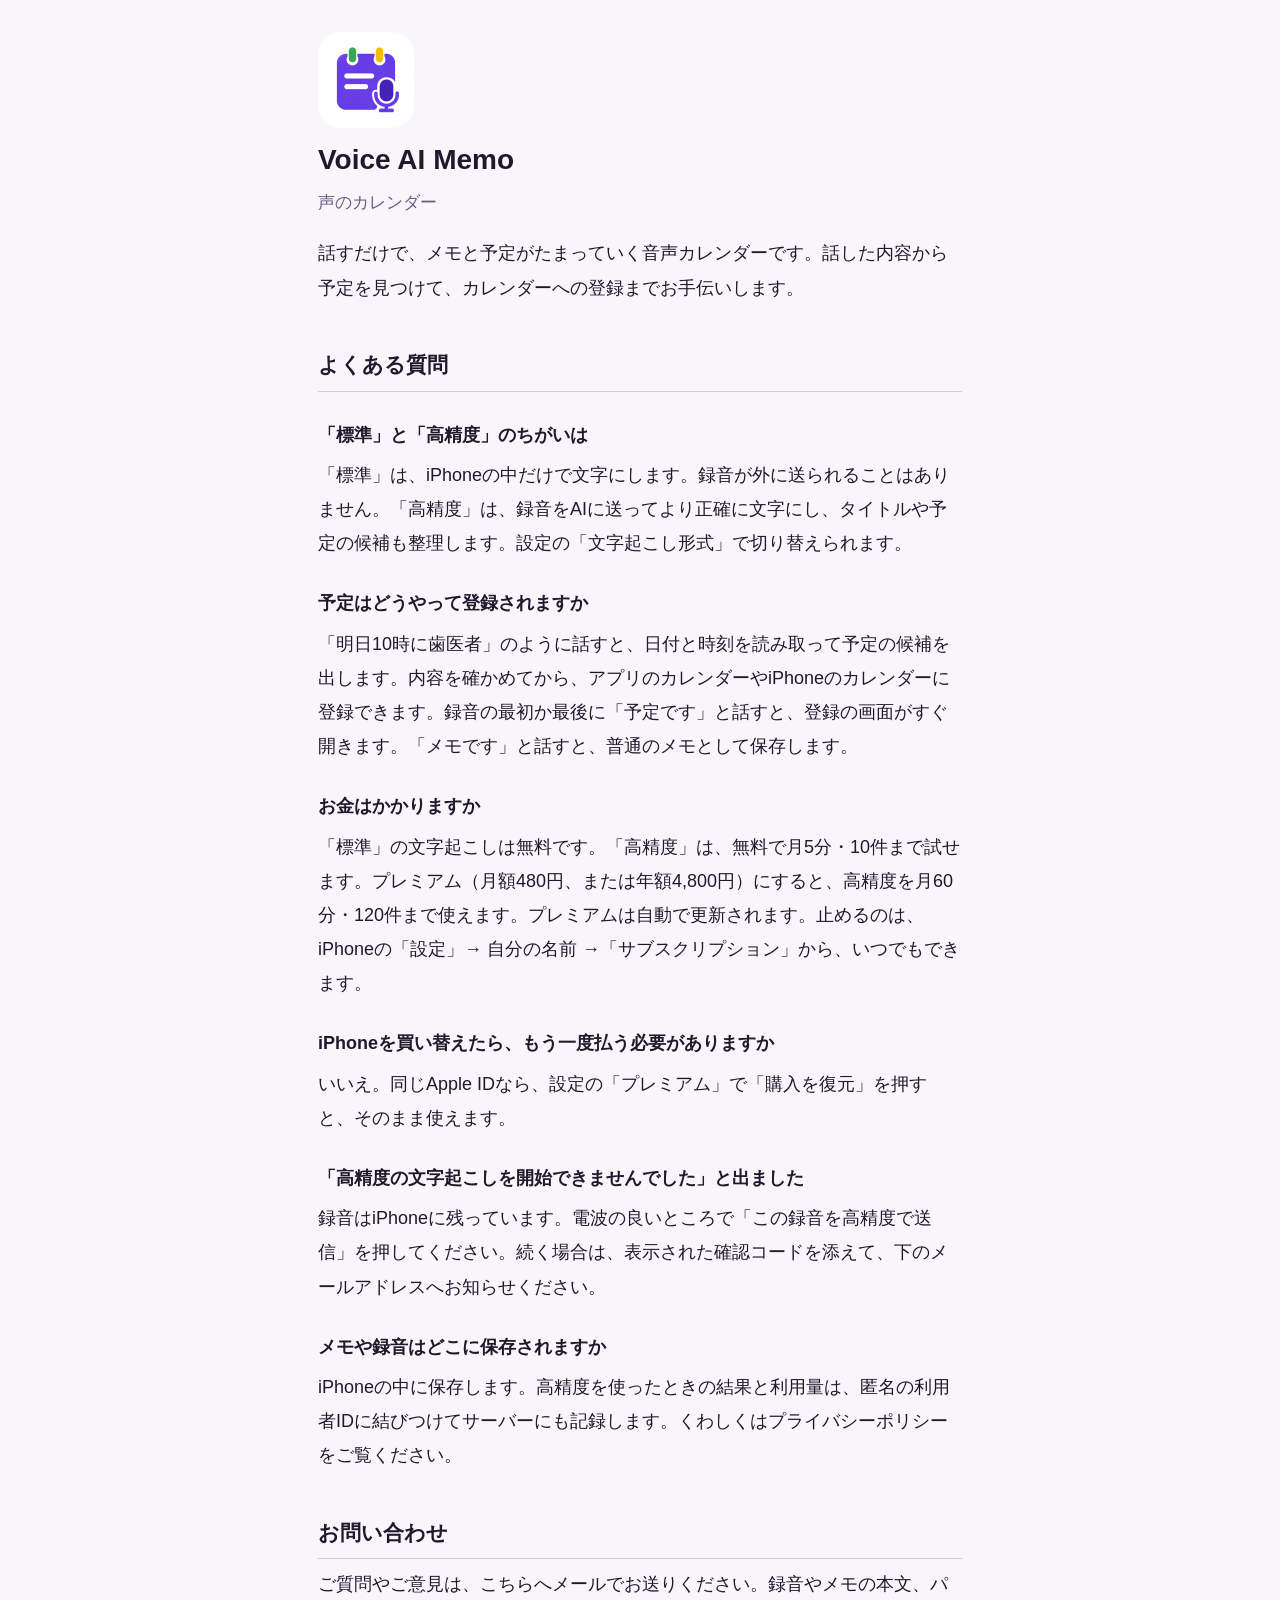
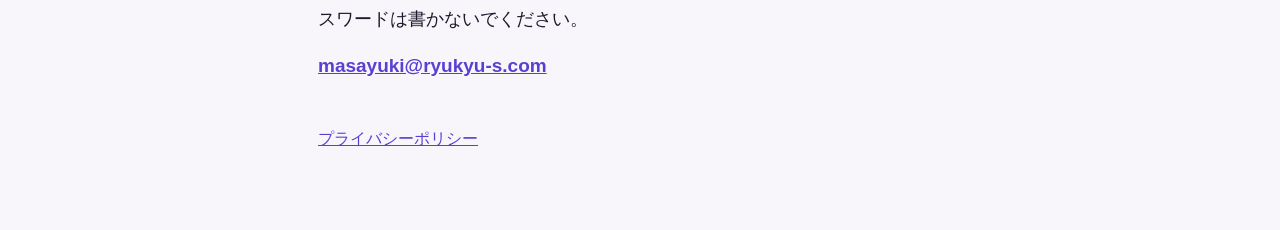
<file: index.html>
<!doctype html>
<html lang="ja">
<head>
<meta charset="utf-8">
<meta name="viewport" content="width=device-width, initial-scale=1">
<title>Voice AI Memo｜サポート</title>
<link rel="stylesheet" href="style.css">
</head>
<body>
<main>
<img class="icon" src="icon.png" alt="" width="96" height="96">
<h1>Voice AI Memo<br><small>声のカレンダー</small></h1>
<p>話すだけで、メモと予定がたまっていく音声カレンダーです。話した内容から予定を見つけて、カレンダーへの登録までお手伝いします。</p>

<h2>よくある質問</h2>

<h3>「標準」と「高精度」のちがいは</h3>
<p>「標準」は、iPhoneの中だけで文字にします。録音が外に送られることはありません。「高精度」は、録音をAIに送ってより正確に文字にし、タイトルや予定の候補も整理します。設定の「文字起こし形式」で切り替えられます。</p>

<h3>予定はどうやって登録されますか</h3>
<p>「明日10時に歯医者」のように話すと、日付と時刻を読み取って予定の候補を出します。内容を確かめてから、アプリのカレンダーやiPhoneのカレンダーに登録できます。録音の最初か最後に「予定です」と話すと、登録の画面がすぐ開きます。「メモです」と話すと、普通のメモとして保存します。</p>

<h3>お金はかかりますか</h3>
<p>「標準」の文字起こしは無料です。「高精度」は、無料で月5分・10件まで試せます。プレミアム（月額480円、または年額4,800円）にすると、高精度を月60分・120件まで使えます。プレミアムは自動で更新されます。止めるのは、iPhoneの「設定」→ 自分の名前 →「サブスクリプション」から、いつでもできます。</p>

<h3>iPhoneを買い替えたら、もう一度払う必要がありますか</h3>
<p>いいえ。同じApple IDなら、設定の「プレミアム」で「購入を復元」を押すと、そのまま使えます。</p>

<h3>「高精度の文字起こしを開始できませんでした」と出ました</h3>
<p>録音はiPhoneに残っています。電波の良いところで「この録音を高精度で送信」を押してください。続く場合は、表示された確認コードを添えて、下のメールアドレスへお知らせください。</p>

<h3>メモや録音はどこに保存されますか</h3>
<p>iPhoneの中に保存します。高精度を使ったときの結果と利用量は、匿名の利用者IDに結びつけてサーバーにも記録します。くわしくはプライバシーポリシーをご覧ください。</p>

<h2>お問い合わせ</h2>
<p>ご質問やご意見は、こちらへメールでお送りください。録音やメモの本文、パスワードは書かないでください。</p>
<p class="mail"><a href="mailto:masayuki@ryukyu-s.com">masayuki@ryukyu-s.com</a></p>

<p class="links"><a href="privacy.html">プライバシーポリシー</a></p>
</main>
</body>
</html>
</file>
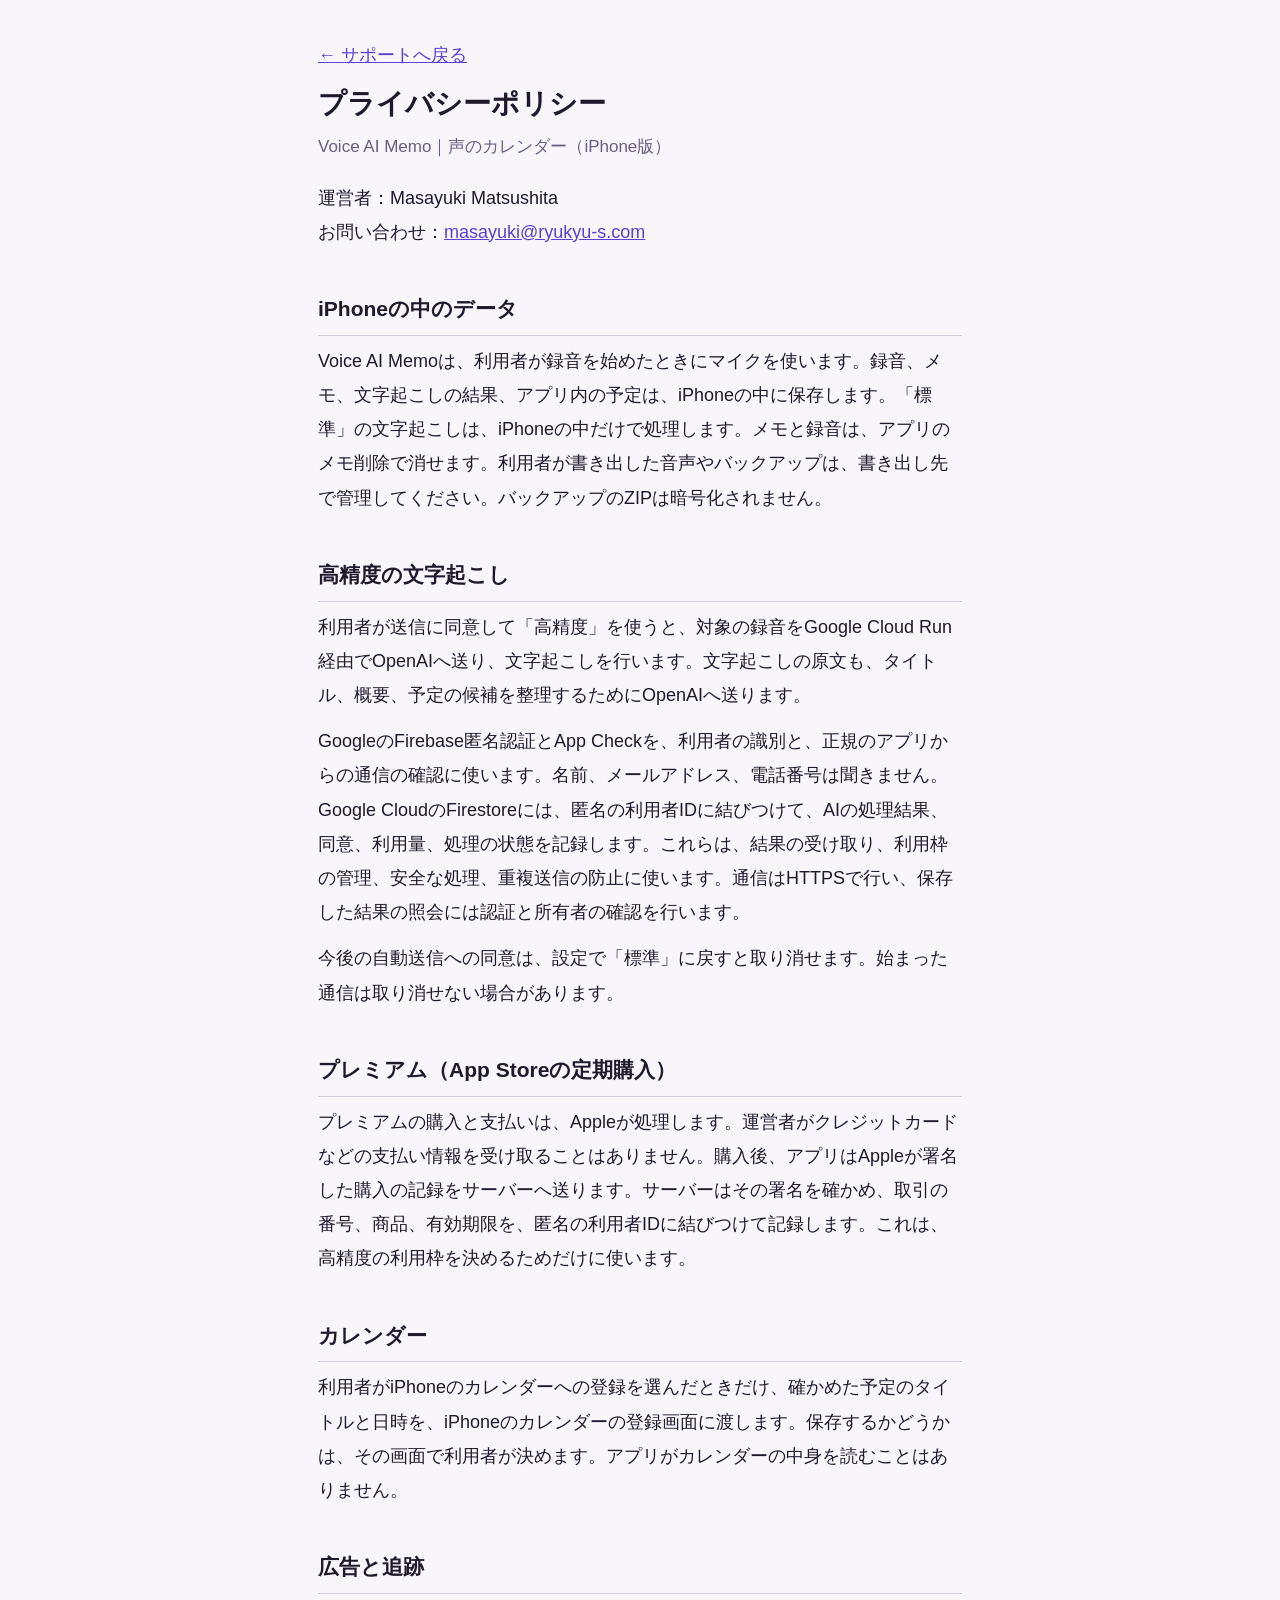
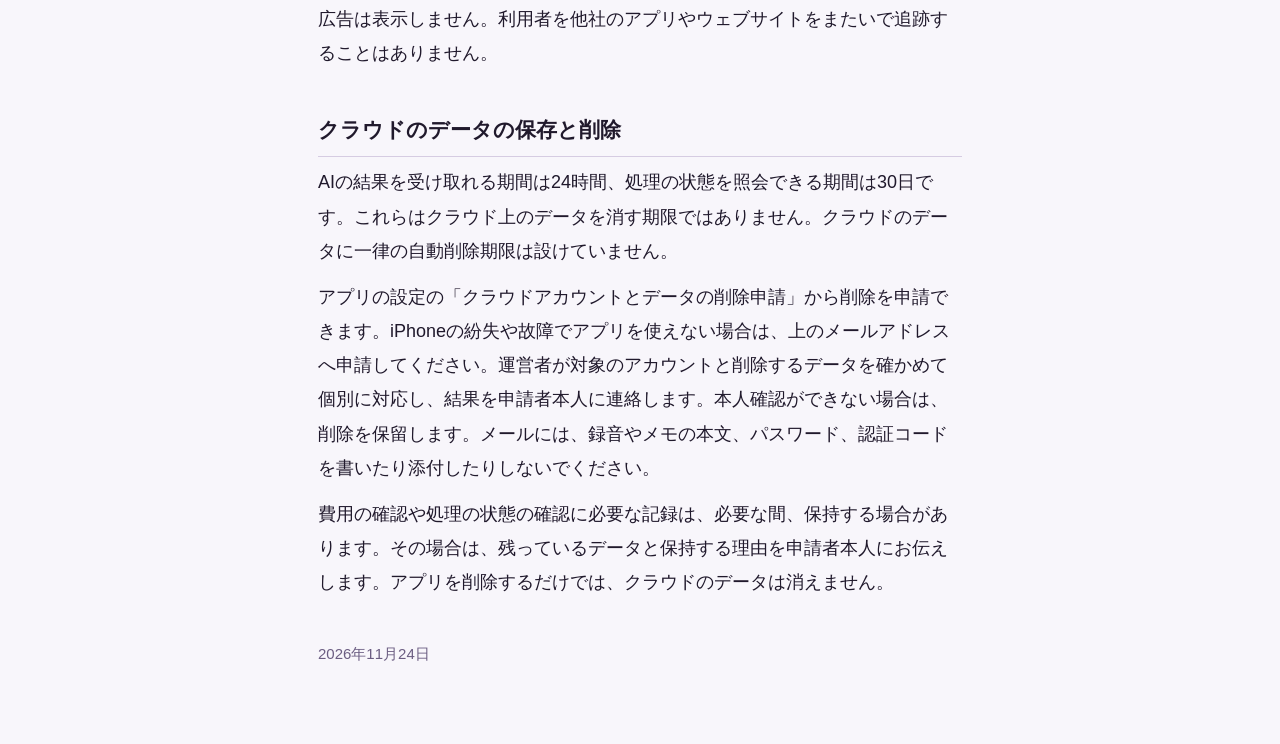
<file: privacy.html>
<!doctype html>
<html lang="ja">
<head>
<meta charset="utf-8">
<meta name="viewport" content="width=device-width, initial-scale=1">
<title>Voice AI Memo｜プライバシーポリシー</title>
<link rel="stylesheet" href="style.css">
</head>
<body>
<main>
<p><a href="index.html">← サポートへ戻る</a></p>
<h1>プライバシーポリシー<br><small>Voice AI Memo｜声のカレンダー（iPhone版）</small></h1>
<p>運営者：Masayuki Matsushita<br>お問い合わせ：<a href="mailto:masayuki@ryukyu-s.com">masayuki@ryukyu-s.com</a></p>

<h2>iPhoneの中のデータ</h2>
<p>Voice AI Memoは、利用者が録音を始めたときにマイクを使います。録音、メモ、文字起こしの結果、アプリ内の予定は、iPhoneの中に保存します。「標準」の文字起こしは、iPhoneの中だけで処理します。メモと録音は、アプリのメモ削除で消せます。利用者が書き出した音声やバックアップは、書き出し先で管理してください。バックアップのZIPは暗号化されません。</p>

<h2>高精度の文字起こし</h2>
<p>利用者が送信に同意して「高精度」を使うと、対象の録音をGoogle Cloud Run経由でOpenAIへ送り、文字起こしを行います。文字起こしの原文も、タイトル、概要、予定の候補を整理するためにOpenAIへ送ります。</p>
<p>GoogleのFirebase匿名認証とApp Checkを、利用者の識別と、正規のアプリからの通信の確認に使います。名前、メールアドレス、電話番号は聞きません。Google CloudのFirestoreには、匿名の利用者IDに結びつけて、AIの処理結果、同意、利用量、処理の状態を記録します。これらは、結果の受け取り、利用枠の管理、安全な処理、重複送信の防止に使います。通信はHTTPSで行い、保存した結果の照会には認証と所有者の確認を行います。</p>
<p>今後の自動送信への同意は、設定で「標準」に戻すと取り消せます。始まった通信は取り消せない場合があります。</p>

<h2>プレミアム（App Storeの定期購入）</h2>
<p>プレミアムの購入と支払いは、Appleが処理します。運営者がクレジットカードなどの支払い情報を受け取ることはありません。購入後、アプリはAppleが署名した購入の記録をサーバーへ送ります。サーバーはその署名を確かめ、取引の番号、商品、有効期限を、匿名の利用者IDに結びつけて記録します。これは、高精度の利用枠を決めるためだけに使います。</p>

<h2>カレンダー</h2>
<p>利用者がiPhoneのカレンダーへの登録を選んだときだけ、確かめた予定のタイトルと日時を、iPhoneのカレンダーの登録画面に渡します。保存するかどうかは、その画面で利用者が決めます。アプリがカレンダーの中身を読むことはありません。</p>

<h2>広告と追跡</h2>
<p>広告は表示しません。利用者を他社のアプリやウェブサイトをまたいで追跡することはありません。</p>

<h2>クラウドのデータの保存と削除</h2>
<p>AIの結果を受け取れる期間は24時間、処理の状態を照会できる期間は30日です。これらはクラウド上のデータを消す期限ではありません。クラウドのデータに一律の自動削除期限は設けていません。</p>
<p>アプリの設定の「クラウドアカウントとデータの削除申請」から削除を申請できます。iPhoneの紛失や故障でアプリを使えない場合は、上のメールアドレスへ申請してください。運営者が対象のアカウントと削除するデータを確かめて個別に対応し、結果を申請者本人に連絡します。本人確認ができない場合は、削除を保留します。メールには、録音やメモの本文、パスワード、認証コードを書いたり添付したりしないでください。</p>
<p>費用の確認や処理の状態の確認に必要な記録は、必要な間、保持する場合があります。その場合は、残っているデータと保持する理由を申請者本人にお伝えします。アプリを削除するだけでは、クラウドのデータは消えません。</p>

<p class="date">2026年11月24日</p>
</main>
</body>
</html>
</file>
<file: style.css>
:root { --ink: #20192c; --sub: #6b5d82; --accent: #5b3fd1; --paper: #f8f6fb; --line: #d6cce2; --box: #eee6f7; }
* { box-sizing: border-box; }
body { margin: 0; background: var(--paper); color: var(--ink);
  font-family: -apple-system, "Hiragino Sans", "Noto Sans JP", sans-serif;
  font-size: 18px; line-height: 1.9; }
main { max-width: 680px; margin: 0 auto; padding: 32px 18px 64px; }
h1 { font-size: 28px; line-height: 1.4; margin: 12px 0 18px; }
h1 small { font-size: 17px; color: var(--sub); font-weight: 500; }
h2 { font-size: 21px; margin: 40px 0 8px; padding-bottom: 6px; border-bottom: 1px solid var(--line); }
h3 { font-size: 18px; margin: 26px 0 4px; }
p, li { margin: 6px 0 12px; }
a { color: var(--accent); }
.icon { border-radius: 22px; display: block; }
.mail { font-size: 19px; font-weight: 600; }
.date { margin-top: 40px; color: var(--sub); font-size: 15px; }
.links { margin-top: 40px; font-size: 16px; }
</file>
